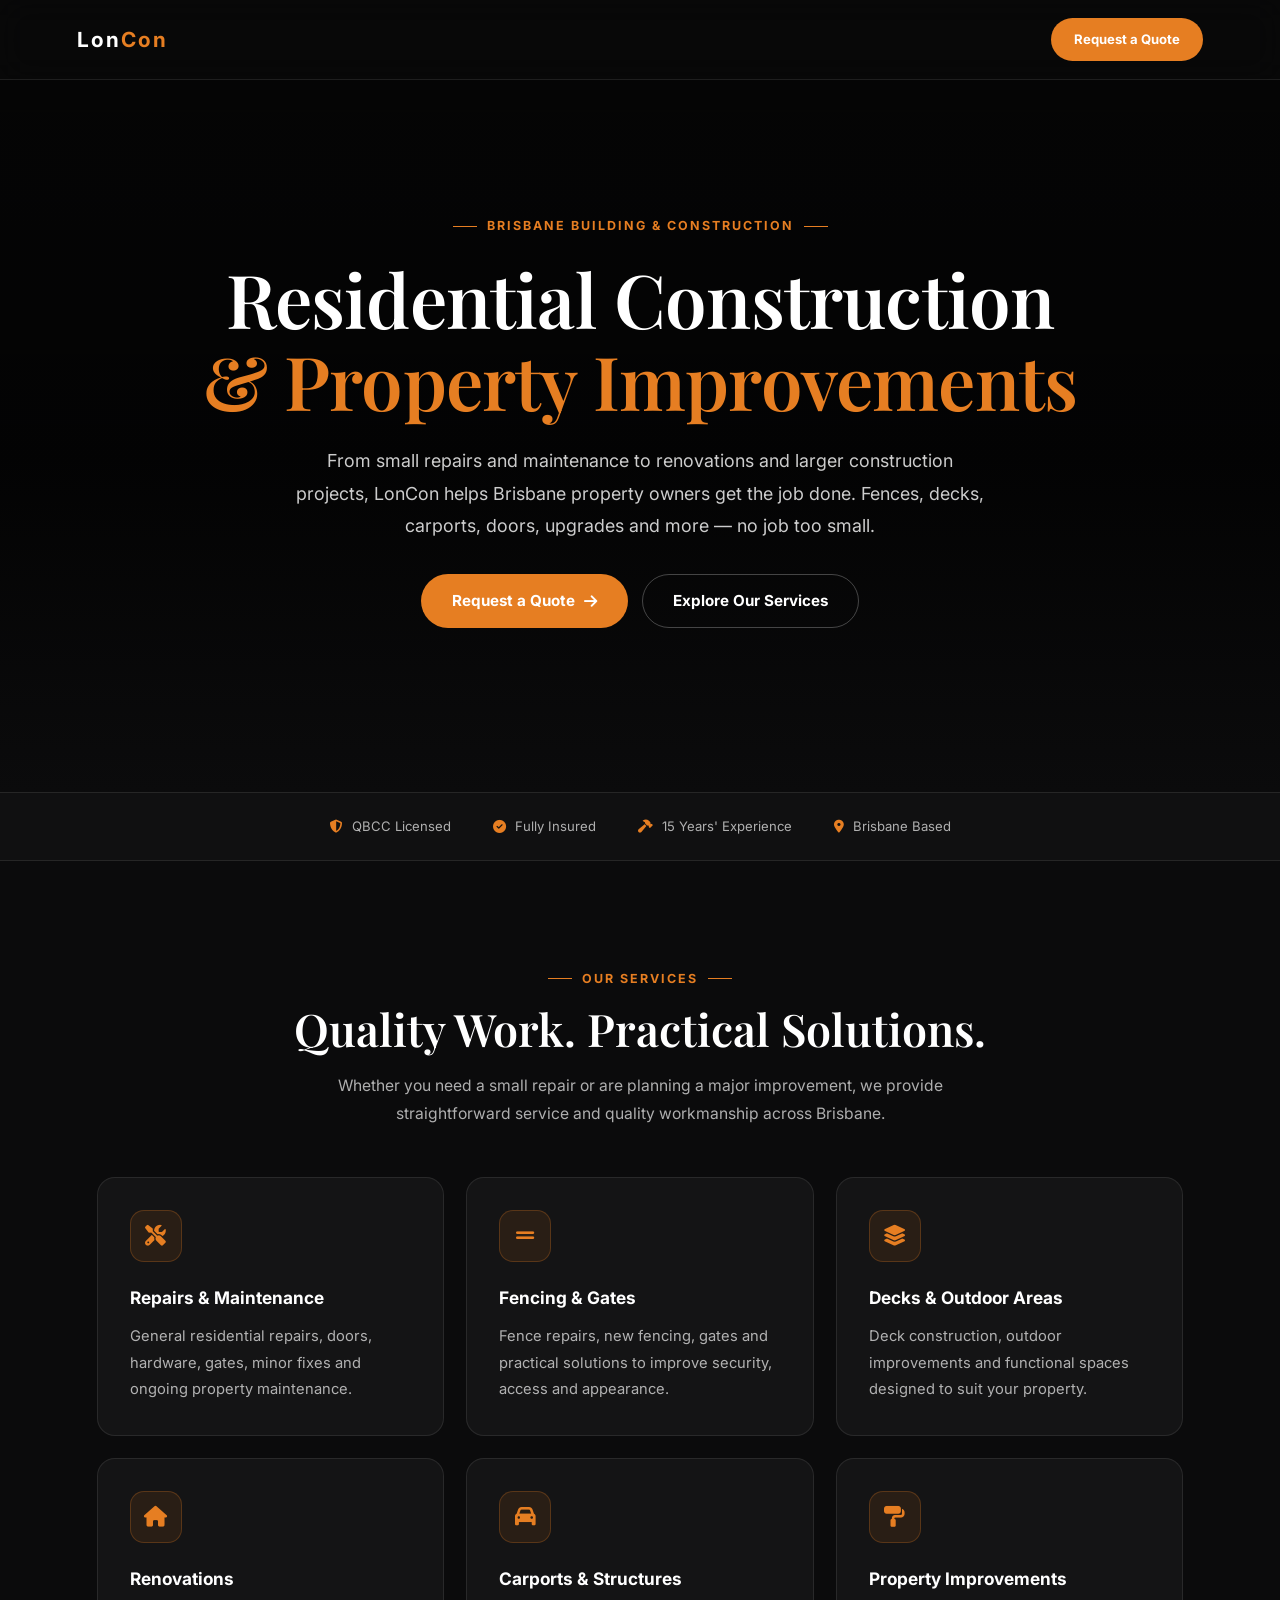
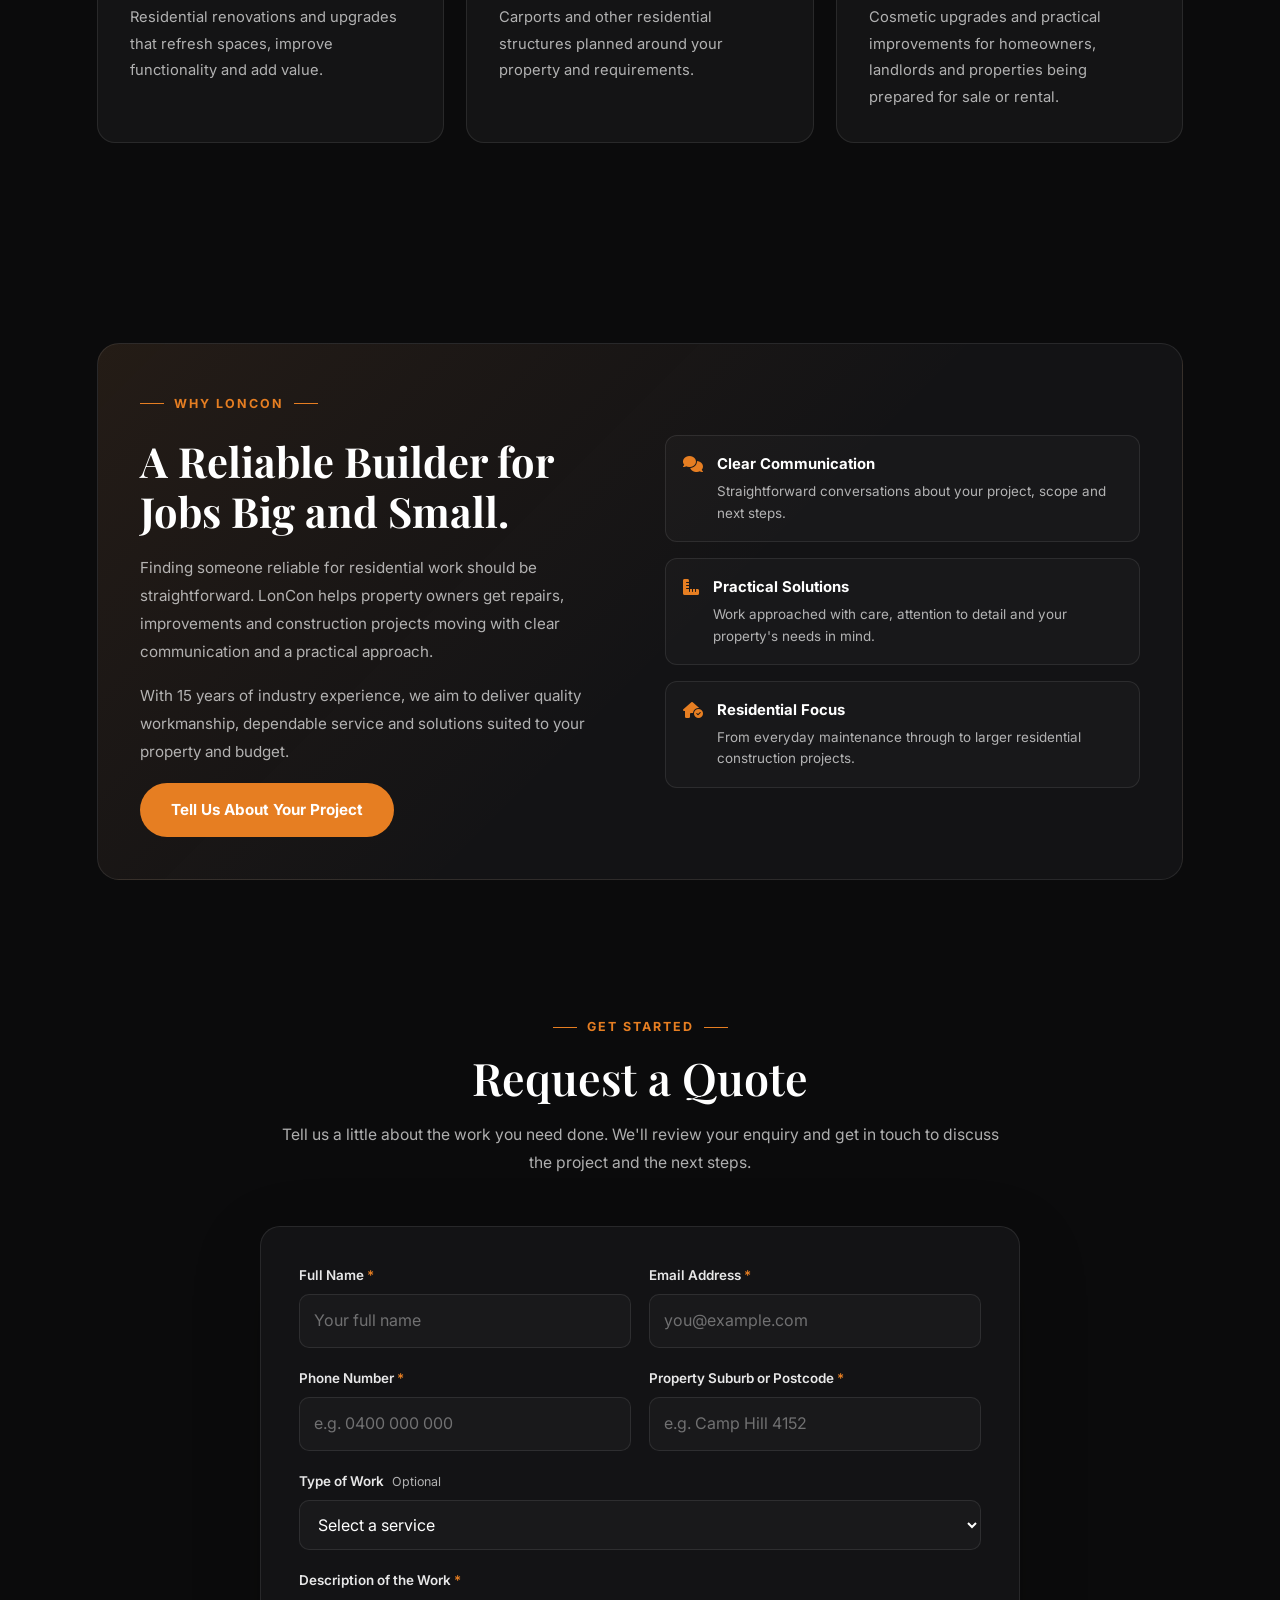
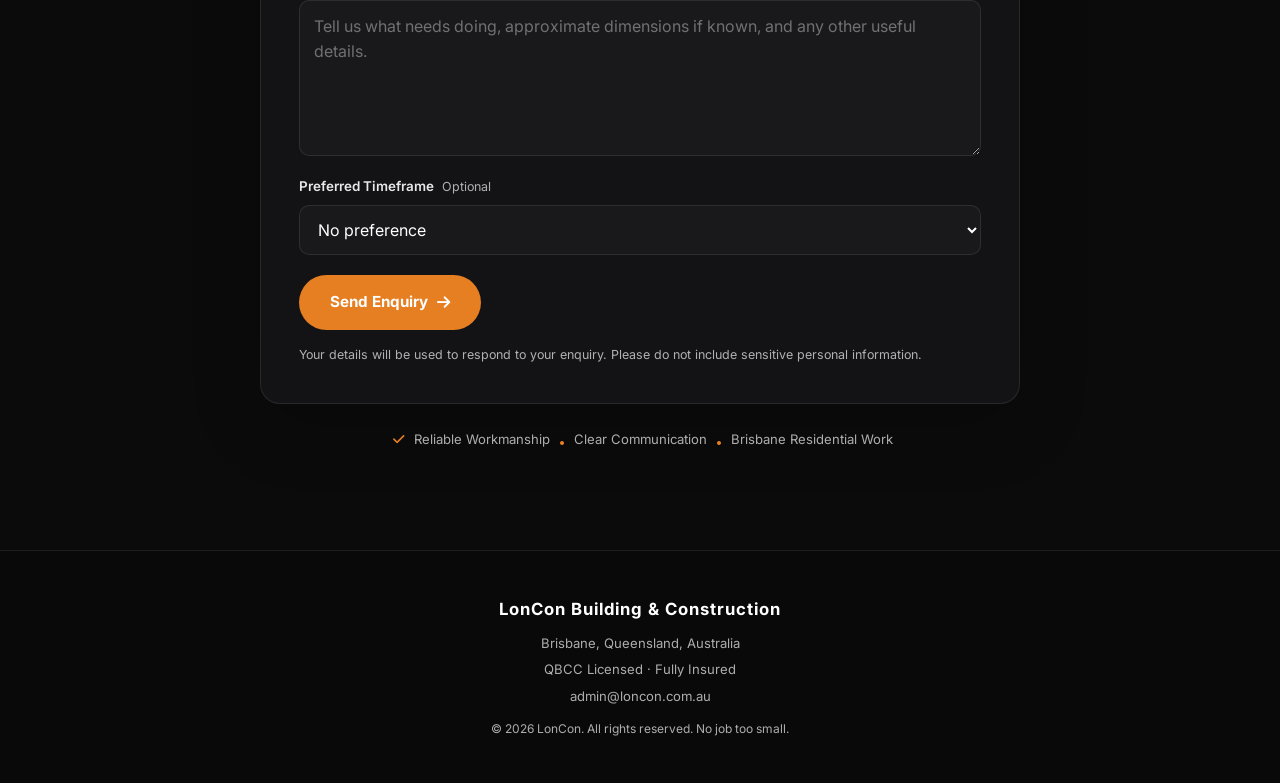
<file: index.html>
<!DOCTYPE html>
<html lang="en-AU">
<head>
  <meta charset="UTF-8">
  <meta name="viewport" content="width=device-width, initial-scale=1">

  <title>LonCon | Brisbane Residential Construction &amp; Property Improvements</title>
  <meta name="description" content="Brisbane residential construction and property improvements, from repairs and maintenance to renovations, decks, fencing and carports. No job too small.">
  <meta name="theme-color" content="#0b0b0c">
  <link rel="canonical" href="https://www.loncon.com.au/">

  <meta property="og:type" content="website">
  <meta property="og:title" content="LonCon | Residential Construction &amp; Property Improvements">
  <meta property="og:description" content="Reliable residential construction, repairs, maintenance and property improvements across Brisbane. No job too small.">
  <meta property="og:url" content="https://www.loncon.com.au/">

  <link rel="preconnect" href="https://fonts.googleapis.com">
  <link rel="preconnect" href="https://fonts.gstatic.com" crossorigin>
  <link href="https://fonts.googleapis.com/css2?family=Inter:wght@400;500;600;700&family=Playfair+Display:wght@500;600;700&display=swap" rel="stylesheet">
  <link rel="stylesheet" href="https://cdnjs.cloudflare.com/ajax/libs/font-awesome/6.4.0/css/all.min.css">

  <style>
    :root {
      --bg: #0b0b0c;
      --surface: #131315;
      --card: rgba(255,255,255,.04);
      --border: rgba(255,255,255,.09);
      --text: #ffffff;
      --muted: rgba(255,255,255,.67);
      --accent: #e67e22;
      --accent-hover: #cf6d1a;
      --error: #ffaaa3;
      --success: #7ee2a8;
    }

    * {
      box-sizing: border-box;
      margin: 0;
      padding: 0;
    }

    html {
      scroll-behavior: smooth;
      scroll-padding-top: 90px;
    }

    body {
      background: var(--bg);
      color: var(--text);
      font-family: "Inter", sans-serif;
      line-height: 1.6;
      overflow-x: hidden;
    }

    a {
      color: inherit;
    }

    button,
    input,
    textarea,
    select {
      font: inherit;
    }

    button,
    a {
      -webkit-tap-highlight-color: transparent;
    }

    ::selection {
      background: rgba(230,126,34,.35);
    }

    .skip-link {
      position: absolute;
      top: -60px;
      left: 16px;
      z-index: 2000;
      padding: 12px 18px;
      background: var(--accent);
      border-radius: 8px;
      color: white;
    }

    .skip-link:focus {
      top: 16px;
    }

    /* Navigation */

    .nav {
      position: fixed;
      top: 0;
      left: 0;
      z-index: 1000;
      display: flex;
      width: 100%;
      align-items: center;
      justify-content: space-between;
      gap: 20px;
      padding: 18px 6%;
      border-bottom: 1px solid var(--border);
      background: rgba(10,10,10,.78);
      backdrop-filter: blur(16px);
      -webkit-backdrop-filter: blur(16px);
      transition: padding .25s, background .25s;
    }

    .nav.scrolled {
      padding-top: 12px;
      padding-bottom: 12px;
      background: rgba(10,10,10,.96);
    }

    .logo {
      color: white;
      font-size: 1.3rem;
      font-weight: 700;
      letter-spacing: 2px;
      text-decoration: none;
      white-space: nowrap;
    }

    .logo span {
      color: var(--accent);
    }

    /* Buttons */

    .btn {
      display: inline-flex;
      min-height: 52px;
      align-items: center;
      justify-content: center;
      gap: 9px;
      padding: 14px 30px;
      border: 1px solid transparent;
      border-radius: 999px;
      background: var(--accent);
      color: white;
      cursor: pointer;
      font-size: .95rem;
      font-weight: 700;
      text-align: center;
      text-decoration: none;
      transition: background .2s, transform .2s, box-shadow .2s;
    }

    .btn:hover {
      transform: translateY(-2px);
      background: var(--accent-hover);
      box-shadow: 0 12px 28px rgba(0,0,0,.28);
    }

    .btn:focus-visible,
    a:focus-visible {
      outline: 2px solid white;
      outline-offset: 4px;
    }

    .btn:disabled {
      cursor: wait;
      opacity: .65;
      transform: none;
    }

    .btn-nav {
      min-height: 42px;
      padding: 10px 22px;
      font-size: .82rem;
    }

    .btn-outline {
      border-color: rgba(255,255,255,.25);
      background: transparent;
    }

    .btn-outline:hover {
      border-color: var(--accent);
      background: rgba(230,126,34,.1);
    }

    /* Hero */

    .hero {
      position: relative;
      display: flex;
      min-height: 88vh;
      min-height: 88svh;
      align-items: center;
      justify-content: center;
      padding: 145px 6% 100px;
      background:
        linear-gradient(
          180deg,
          rgba(0,0,0,.55) 0%,
          rgba(0,0,0,.72) 58%,
          var(--bg) 100%
        ),
        url("https://images.unsplash.com/photo-1600585154340-be6161a56a0c?auto=format&fit=crop&w=2000&q=80")
        center / cover no-repeat;
      text-align: center;
    }

    .hero-content {
      width: 100%;
      max-width: 900px;
      margin: auto;
    }

    .eyebrow {
      display: inline-flex;
      align-items: center;
      gap: 10px;
      margin-bottom: 22px;
      color: var(--accent);
      font-size: .78rem;
      font-weight: 700;
      letter-spacing: 2px;
      text-transform: uppercase;
    }

    .eyebrow::before,
    .eyebrow::after {
      width: 24px;
      height: 1px;
      background: var(--accent);
      content: "";
    }

    .hero h1 {
      margin-bottom: 24px;
      font-family: "Playfair Display", serif;
      font-size: clamp(2.5rem, 5.8vw, 4.7rem);
      font-weight: 600;
      line-height: 1.1;
      letter-spacing: -.8px;
      text-wrap: balance;
    }

    .hero h1 span {
      color: var(--accent);
    }

    .hero p {
      max-width: 700px;
      margin: 0 auto 32px;
      color: rgba(255,255,255,.8);
      font-size: clamp(1rem, 1.5vw, 1.12rem);
      line-height: 1.8;
    }

    .hero-actions {
      display: flex;
      flex-wrap: wrap;
      justify-content: center;
      gap: 14px;
    }

    /* Trust strip */

    .trust {
      display: flex;
      flex-wrap: wrap;
      align-items: center;
      justify-content: center;
      gap: 18px 42px;
      padding: 23px 6%;
      border-top: 1px solid var(--border);
      border-bottom: 1px solid var(--border);
      background: #101011;
      color: var(--muted);
      font-size: .82rem;
      text-align: center;
    }

    .trust-item {
      display: flex;
      align-items: center;
      gap: 9px;
    }

    .trust-item i {
      color: var(--accent);
    }

    /* Sections */

    .section {
      width: 100%;
      max-width: 1240px;
      margin: 0 auto;
      padding: 100px 6%;
    }

    .section-heading {
      max-width: 720px;
      margin: 0 auto 48px;
      text-align: center;
    }

    .section-heading .eyebrow {
      margin-bottom: 14px;
    }

    .section-heading h2 {
      margin-bottom: 16px;
      font-family: "Playfair Display", serif;
      font-size: clamp(2rem, 4vw, 2.8rem);
      font-weight: 600;
      line-height: 1.2;
    }

    .section-heading p {
      color: var(--muted);
      font-size: .98rem;
      line-height: 1.8;
    }

    /* Services */

    .services-grid {
      display: grid;
      grid-template-columns: repeat(3, minmax(0, 1fr));
      gap: 22px;
    }

    .service-card {
      min-width: 0;
      padding: 32px;
      border: 1px solid var(--border);
      border-radius: 18px;
      background: var(--card);
      transition: transform .25s, border-color .25s, background .25s;
    }

    .service-card:hover {
      transform: translateY(-5px);
      border-color: rgba(230,126,34,.6);
      background: rgba(255,255,255,.055);
    }

    .service-icon {
      display: flex;
      width: 52px;
      height: 52px;
      align-items: center;
      justify-content: center;
      margin-bottom: 22px;
      border: 1px solid rgba(230,126,34,.25);
      border-radius: 14px;
      background: rgba(230,126,34,.1);
      color: var(--accent);
      font-size: 1.3rem;
    }

    .service-card h3 {
      margin-bottom: 12px;
      font-size: 1.08rem;
    }

    .service-card p {
      color: var(--muted);
      font-size: .92rem;
      line-height: 1.8;
    }

    /* About strip */

    .about-panel {
      display: grid;
      grid-template-columns: 1fr 1fr;
      align-items: center;
      gap: 50px;
      padding: 42px;
      border: 1px solid var(--border);
      border-radius: 22px;
      background:
        linear-gradient(135deg, rgba(230,126,34,.08), transparent 55%),
        var(--surface);
    }

    .about-copy h2 {
      margin-bottom: 18px;
      font-family: "Playfair Display", serif;
      font-size: clamp(1.9rem, 3.5vw, 2.6rem);
      line-height: 1.2;
    }

    .about-copy p {
      margin-bottom: 16px;
      color: var(--muted);
      font-size: .95rem;
      line-height: 1.85;
    }

    .about-points {
      display: grid;
      gap: 16px;
    }

    .about-point {
      display: flex;
      align-items: flex-start;
      gap: 14px;
      padding: 17px;
      border: 1px solid var(--border);
      border-radius: 12px;
      background: rgba(255,255,255,.025);
    }

    .about-point i {
      margin-top: 3px;
      color: var(--accent);
    }

    .about-point strong {
      display: block;
      margin-bottom: 4px;
      font-size: .93rem;
    }

    .about-point span {
      display: block;
      color: var(--muted);
      font-size: .84rem;
      line-height: 1.6;
    }

    /* Quote section */

    .quote-section {
      padding-top: 30px;
    }

    .quote-form {
      max-width: 760px;
      margin: 0 auto;
      padding: 38px;
      border: 1px solid var(--border);
      border-radius: 20px;
      background: var(--surface);
      box-shadow: 0 20px 70px rgba(0,0,0,.2);
    }

    .form-grid {
      display: grid;
      grid-template-columns: 1fr 1fr;
      gap: 0 18px;
    }

    .field {
      display: flex;
      min-width: 0;
      flex-direction: column;
      margin-bottom: 20px;
    }

    .field-full {
      grid-column: 1 / -1;
    }

    .field label {
      margin-bottom: 8px;
      color: rgba(255,255,255,.9);
      font-size: .84rem;
      font-weight: 600;
    }

    .required {
      color: var(--accent);
    }

    .optional {
      margin-left: 5px;
      color: var(--muted);
      font-size: .78rem;
      font-weight: 400;
    }

    .field input,
    .field textarea,
    .field select {
      width: 100%;
      min-height: 49px;
      padding: 13px 14px;
      border: 1px solid var(--border);
      border-radius: 10px;
      outline: none;
      background: #19191b;
      color: white;
      font-size: 16px;
      transition: border-color .2s, box-shadow .2s;
    }

    .field input::placeholder,
    .field textarea::placeholder {
      color: rgba(255,255,255,.38);
    }

    .field input:focus,
    .field textarea:focus,
    .field select:focus {
      border-color: var(--accent);
      box-shadow: 0 0 0 3px rgba(230,126,34,.14);
    }

    .field textarea {
      min-height: 140px;
      resize: vertical;
    }

    .field select {
      cursor: pointer;
    }

    .field select option {
      background: #19191b;
      color: white;
    }

    .form-note {
      margin-top: 15px;
      color: var(--muted);
      font-size: .78rem;
      line-height: 1.6;
    }

    .form-alert {
      margin-bottom: 22px;
      padding: 14px 16px;
      border: 1px solid rgba(255,170,163,.35);
      border-radius: 10px;
      background: rgba(255,100,90,.08);
      color: var(--error);
      font-size: .9rem;
    }

    .form-alert[hidden],
    .form-success[hidden] {
      display: none;
    }

    .form-alert:focus,
    .form-success:focus {
      outline: 2px solid var(--accent);
      outline-offset: 3px;
    }

    .form-success {
      padding: 36px 20px;
      border: 1px solid rgba(126,226,168,.3);
      border-radius: 16px;
      background: rgba(126,226,168,.06);
      text-align: center;
    }

    .success-icon {
      display: flex;
      width: 56px;
      height: 56px;
      align-items: center;
      justify-content: center;
      margin: 0 auto 18px;
      border-radius: 50%;
      background: rgba(126,226,168,.12);
      color: var(--success);
      font-size: 1.4rem;
    }

    .form-success h3 {
      margin-bottom: 10px;
      font-family: "Playfair Display", serif;
      font-size: 1.5rem;
    }

    .form-success p {
      max-width: 440px;
      margin: 0 auto;
      color: var(--muted);
      font-size: .9rem;
    }

    .reassurance {
      margin-top: 25px;
      color: var(--muted);
      font-size: .82rem;
      text-align: center;
    }

    .reassurance i {
      margin: 0 6px;
      color: var(--accent);
    }

    /* Footer */

    .footer {
      padding: 42px 6%;
      border-top: 1px solid var(--border);
      background: #09090a;
      color: var(--muted);
      font-size: .82rem;
      line-height: 2;
      text-align: center;
    }

    .footer-brand {
      margin-bottom: 4px;
      color: white;
      font-size: 1.05rem;
      font-weight: 700;
      letter-spacing: 1px;
    }

    .footer a {
      color: var(--muted);
      text-decoration: none;
    }

    .footer a:hover {
      color: var(--accent);
    }

    .footer-small {
      margin-top: 8px;
      font-size: .75rem;
    }

    /* Responsive layout */

    @media (max-width: 900px) {
      .services-grid {
        grid-template-columns: repeat(2, minmax(0, 1fr));
      }

      .about-panel {
        grid-template-columns: 1fr;
        gap: 28px;
        padding: 30px;
      }
    }

    @media (max-width: 600px) {
      .nav {
        padding: 14px 5%;
      }

      .nav.scrolled {
        padding-top: 10px;
        padding-bottom: 10px;
      }

      .logo {
        font-size: 1.12rem;
      }

      .btn-nav {
        min-height: 40px;
        padding: 9px 15px;
        font-size: .76rem;
      }

      .hero {
        min-height: 86svh;
        padding: 120px 5% 75px;
      }

      .hero h1 {
        font-size: clamp(2.25rem, 10vw, 3.2rem);
      }

      .hero p {
        font-size: .95rem;
      }

      .hero-actions {
        flex-direction: column;
        align-items: center;
      }

      .hero-actions .btn {
        width: 100%;
        max-width: 320px;
      }

      .trust {
        gap: 13px 20px;
        padding: 19px 5%;
        font-size: .76rem;
      }

      .section {
        padding: 70px 5%;
      }

      .section-heading {
        margin-bottom: 32px;
      }

      .services-grid {
        grid-template-columns: 1fr;
        gap: 15px;
      }

      .service-card {
        padding: 25px;
      }

      .about-panel {
        padding: 24px 19px;
      }

      .quote-form {
        padding: 25px 18px;
      }

      .form-grid {
        grid-template-columns: 1fr;
      }

      .field-full {
        grid-column: auto;
      }

      .quote-form .btn {
        width: 100%;
      }

      .footer {
        padding: 34px 5%;
      }
    }

    @media (prefers-reduced-motion: reduce) {
      html {
        scroll-behavior: auto;
      }

      *,
      *::before,
      *::after {
        animation-duration: .001ms !important;
        transition-duration: .001ms !important;
      }
    }
  </style>
</head>

<body>
  <a class="skip-link" href="#main">Skip to content</a>

  <nav class="nav" id="nav" aria-label="Main navigation">
    <a class="logo" href="#top" aria-label="LonCon home">
      Lon<span>Con</span>
    </a>

    <a class="btn btn-nav" href="#quote">
      Request a Quote
    </a>
  </nav>

  <header class="hero" id="top">
    <div class="hero-content">
      <div class="eyebrow">Brisbane Building &amp; Construction</div>

      <h1>
        Residential Construction
        <span>&amp; Property Improvements</span>
      </h1>

      <p>
        From small repairs and maintenance to renovations and larger
        construction projects, LonCon helps Brisbane property owners
        get the job done. Fences, decks, carports, doors, upgrades
        and more — no job too small.
      </p>

      <div class="hero-actions">
        <a class="btn" href="#quote">
          Request a Quote
          <i class="fa-solid fa-arrow-right" aria-hidden="true"></i>
        </a>

        <a class="btn btn-outline" href="#services">
          Explore Our Services
        </a>
      </div>
    </div>
  </header>

  <main id="main">
    <div class="trust" aria-label="LonCon credentials">
      <div class="trust-item">
        <i class="fa-solid fa-shield-halved" aria-hidden="true"></i>
        QBCC Licensed
      </div>

      <div class="trust-item">
        <i class="fa-solid fa-check-circle" aria-hidden="true"></i>
        Fully Insured
      </div>

      <div class="trust-item">
        <i class="fa-solid fa-hammer" aria-hidden="true"></i>
        15 Years' Experience
      </div>

      <div class="trust-item">
        <i class="fa-solid fa-location-dot" aria-hidden="true"></i>
        Brisbane Based
      </div>
    </div>

    <section class="section" id="services">
      <div class="section-heading">
        <div class="eyebrow">Our Services</div>
        <h2>Quality Work. Practical Solutions.</h2>
        <p>
          Whether you need a small repair or are planning a major
          improvement, we provide straightforward service and
          quality workmanship across Brisbane.
        </p>
      </div>

      <div class="services-grid">
        <article class="service-card">
          <div class="service-icon">
            <i class="fa-solid fa-screwdriver-wrench" aria-hidden="true"></i>
          </div>
          <h3>Repairs &amp; Maintenance</h3>
          <p>
            General residential repairs, doors, hardware, gates,
            minor fixes and ongoing property maintenance.
          </p>
        </article>

        <article class="service-card">
          <div class="service-icon">
            <i class="fa-solid fa-grip-lines" aria-hidden="true"></i>
          </div>
          <h3>Fencing &amp; Gates</h3>
          <p>
            Fence repairs, new fencing, gates and practical
            solutions to improve security, access and appearance.
          </p>
        </article>

        <article class="service-card">
          <div class="service-icon">
            <i class="fa-solid fa-layer-group" aria-hidden="true"></i>
          </div>
          <h3>Decks &amp; Outdoor Areas</h3>
          <p>
            Deck construction, outdoor improvements and functional
            spaces designed to suit your property.
          </p>
        </article>

        <article class="service-card">
          <div class="service-icon">
            <i class="fa-solid fa-house" aria-hidden="true"></i>
          </div>
          <h3>Renovations</h3>
          <p>
            Residential renovations and upgrades that refresh
            spaces, improve functionality and add value.
          </p>
        </article>

        <article class="service-card">
          <div class="service-icon">
            <i class="fa-solid fa-car" aria-hidden="true"></i>
          </div>
          <h3>Carports &amp; Structures</h3>
          <p>
            Carports and other residential structures planned
            around your property and requirements.
          </p>
        </article>

        <article class="service-card">
          <div class="service-icon">
            <i class="fa-solid fa-paint-roller" aria-hidden="true"></i>
          </div>
          <h3>Property Improvements</h3>
          <p>
            Cosmetic upgrades and practical improvements for
            homeowners, landlords and properties being prepared
            for sale or rental.
          </p>
        </article>
      </div>
    </section>

    <section class="section" id="about">
      <div class="about-panel">
        <div class="about-copy">
          <div class="eyebrow">Why LonCon</div>
          <h2>A Reliable Builder for Jobs Big and Small.</h2>

          <p>
            Finding someone reliable for residential work should
            be straightforward. LonCon helps property owners get
            repairs, improvements and construction projects moving
            with clear communication and a practical approach.
          </p>

          <p>
            With 15 years of industry experience, we aim to deliver
            quality workmanship, dependable service and solutions
            suited to your property and budget.
          </p>

          <a class="btn" href="#quote">Tell Us About Your Project</a>
        </div>

        <div class="about-points">
          <div class="about-point">
            <i class="fa-solid fa-comments" aria-hidden="true"></i>
            <div>
              <strong>Clear Communication</strong>
              <span>
                Straightforward conversations about your project,
                scope and next steps.
              </span>
            </div>
          </div>

          <div class="about-point">
            <i class="fa-solid fa-ruler-combined" aria-hidden="true"></i>
            <div>
              <strong>Practical Solutions</strong>
              <span>
                Work approached with care, attention to detail
                and your property's needs in mind.
              </span>
            </div>
          </div>

          <div class="about-point">
            <i class="fa-solid fa-house-circle-check" aria-hidden="true"></i>
            <div>
              <strong>Residential Focus</strong>
              <span>
                From everyday maintenance through to larger
                residential construction projects.
              </span>
            </div>
          </div>
        </div>
      </div>
    </section>

    <section class="section quote-section" id="quote">
      <div class="section-heading">
        <div class="eyebrow">Get Started</div>
        <h2>Request a Quote</h2>
        <p>
          Tell us a little about the work you need done.
          We'll review your enquiry and get in touch to discuss
          the project and the next steps.
        </p>
      </div>

      <div class="quote-form">
        <form
          id="quote-form"
          action="https://formspree.io/f/xanbzwla"
          method="POST"
          aria-describedby="form-note"
        >
          <div
            class="form-alert"
            id="form-alert"
            role="alert"
            tabindex="-1"
            hidden
          ></div>

          <div class="form-grid">
            <div class="field">
              <label for="name">
                Full Name <span class="required">*</span>
              </label>
              <input
                type="text"
                id="name"
                name="name"
                autocomplete="name"
                placeholder="Your full name"
                maxlength="100"
                required
              >
            </div>

            <div class="field">
              <label for="email">
                Email Address <span class="required">*</span>
              </label>
              <input
                type="email"
                id="email"
                name="email"
                autocomplete="email"
                placeholder="you@example.com"
                maxlength="254"
                required
              >
            </div>

            <div class="field">
              <label for="phone">
                Phone Number <span class="required">*</span>
              </label>
              <input
                type="tel"
                id="phone"
                name="phone"
                autocomplete="tel"
                placeholder="e.g. 0400 000 000"
                maxlength="30"
                required
              >
            </div>

            <div class="field">
              <label for="location">
                Property Suburb or Postcode <span class="required">*</span>
              </label>
              <input
                type="text"
                id="location"
                name="location"
                autocomplete="address-level2"
                placeholder="e.g. Camp Hill 4152"
                maxlength="80"
                required
              >
            </div>

            <div class="field field-full">
              <label for="service">
                Type of Work <span class="optional">Optional</span>
              </label>
              <select id="service" name="service">
                <option value="">Select a service</option>
                <option value="Repairs and maintenance">Repairs &amp; Maintenance</option>
                <option value="Fencing and gates">Fencing &amp; Gates</option>
                <option value="Decking and outdoor areas">Decks &amp; Outdoor Areas</option>
                <option value="Renovations">Renovations</option>
                <option value="Carports and structures">Carports &amp; Structures</option>
                <option value="Property improvements">Property Improvements</option>
                <option value="Other residential construction">Other Residential Construction</option>
              </select>
            </div>

            <div class="field field-full">
              <label for="message">
                Description of the Work <span class="required">*</span>
              </label>
              <textarea
                id="message"
                name="message"
                rows="5"
                maxlength="2000"
                placeholder="Tell us what needs doing, approximate dimensions if known, and any other useful details."
                required
              ></textarea>
            </div>

            <div class="field field-full">
              <label for="timeframe">
                Preferred Timeframe <span class="optional">Optional</span>
              </label>
              <select id="timeframe" name="timeframe">
                <option value="">No preference</option>
                <option value="As soon as possible">As soon as possible</option>
                <option value="Within 2 weeks">Within 2 weeks</option>
                <option value="Within 1–3 months">Within 1–3 months</option>
                <option value="3+ months">3+ months</option>
              </select>
            </div>
          </div>

          <!-- Honeypot field for basic spam protection -->
          <div
            style="position:absolute;width:1px;height:1px;overflow:hidden;clip-path:inset(50%);"
            aria-hidden="true"
          >
            <label for="_gotcha">Leave this field empty</label>
            <input
              type="text"
              id="_gotcha"
              name="_gotcha"
              tabindex="-1"
              autocomplete="off"
            >
          </div>

          <input
            type="hidden"
            name="_subject"
            value="New quote enquiry — LonCon website"
          >

          <button class="btn" type="submit" id="submit-btn">
            <span id="submit-label">Send Enquiry</span>
            <i class="fa-solid fa-arrow-right" aria-hidden="true"></i>
          </button>

          <p class="form-note" id="form-note">
            Your details will be used to respond to your enquiry.
            Please do not include sensitive personal information.
          </p>
        </form>

        <div
          class="form-success"
          id="form-success"
          role="status"
          tabindex="-1"
          hidden
        >
          <div class="success-icon">
            <i class="fa-solid fa-check" aria-hidden="true"></i>
          </div>
          <h3>Thanks for your enquiry.</h3>
          <p>
            Your request has been submitted successfully.
            We'll be in touch to discuss your project.
          </p>
        </div>
      </div>

      <p class="reassurance">
        <i class="fa-solid fa-check" aria-hidden="true"></i>
        Reliable Workmanship
        <i class="fa-solid fa-circle" style="font-size:4px" aria-hidden="true"></i>
        Clear Communication
        <i class="fa-solid fa-circle" style="font-size:4px" aria-hidden="true"></i>
        Brisbane Residential Work
      </p>
    </section>
  </main>

  <footer class="footer">
    <p class="footer-brand">LonCon Building &amp; Construction</p>
    <p>Brisbane, Queensland, Australia</p>
    <p>QBCC Licensed · Fully Insured</p>
    <p>
      <a href="mailto:admin@loncon.com.au">admin@loncon.com.au</a>
    </p>
    <p class="footer-small">
      &copy; <span id="year"></span> LonCon. All rights reserved.
      No job too small.
    </p>
  </footer>

  <script>
    (function () {
      "use strict";

      var nav = document.getElementById("nav");
      var form = document.getElementById("quote-form");
      var alertBox = document.getElementById("form-alert");
      var successBox = document.getElementById("form-success");
      var submitBtn = document.getElementById("submit-btn");
      var submitLabel = document.getElementById("submit-label");

      var submitting = false;

      document.getElementById("year").textContent =
        new Date().getFullYear();

      function updateNav() {
        if (nav) {
          nav.classList.toggle("scrolled", window.scrollY > 40);
        }
      }

      window.addEventListener("scroll", updateNav, { passive: true });
      updateNav();

      function showError(message) {
        alertBox.textContent = message;
        alertBox.hidden = false;
        alertBox.focus();
      }

      function hideError() {
        alertBox.textContent = "";
        alertBox.hidden = true;
      }

      form.addEventListener("input", hideError);

      form.addEventListener("submit", async function (event) {
        event.preventDefault();

        if (submitting) return;

        if (!form.checkValidity()) {
          form.reportValidity();
          return;
        }

        submitting = true;
        submitBtn.disabled = true;
        submitLabel.textContent = "Sending...";
        form.setAttribute("aria-busy", "true");
        hideError();

        var controller = new AbortController();
        var timeout = window.setTimeout(function () {
          controller.abort();
        }, 30000);

        try {
          var response = await fetch(form.action, {
            method: "POST",
            body: new FormData(form),
            headers: {
              "Accept": "application/json"
            },
            signal: controller.signal
          });

          if (response.ok) {
            form.reset();
            form.hidden = true;
            successBox.hidden = false;
            successBox.focus();
          } else {
            showError(
              "Your enquiry could not be sent. Please try again or email admin@loncon.com.au."
            );
          }
        } catch (error) {
          if (error.name === "AbortError") {
            showError(
              "The request timed out. Please check your connection and try again."
            );
          } else {
            showError(
              "We couldn't send your enquiry. Please try again or email admin@loncon.com.au."
            );
          }
        } finally {
          window.clearTimeout(timeout);
          submitting = false;
          submitBtn.disabled = false;
          submitLabel.textContent = "Send Enquiry";
          form.setAttribute("aria-busy", "false");
        }
      });
    })();
  </script>
</body>
</html>
</file>
